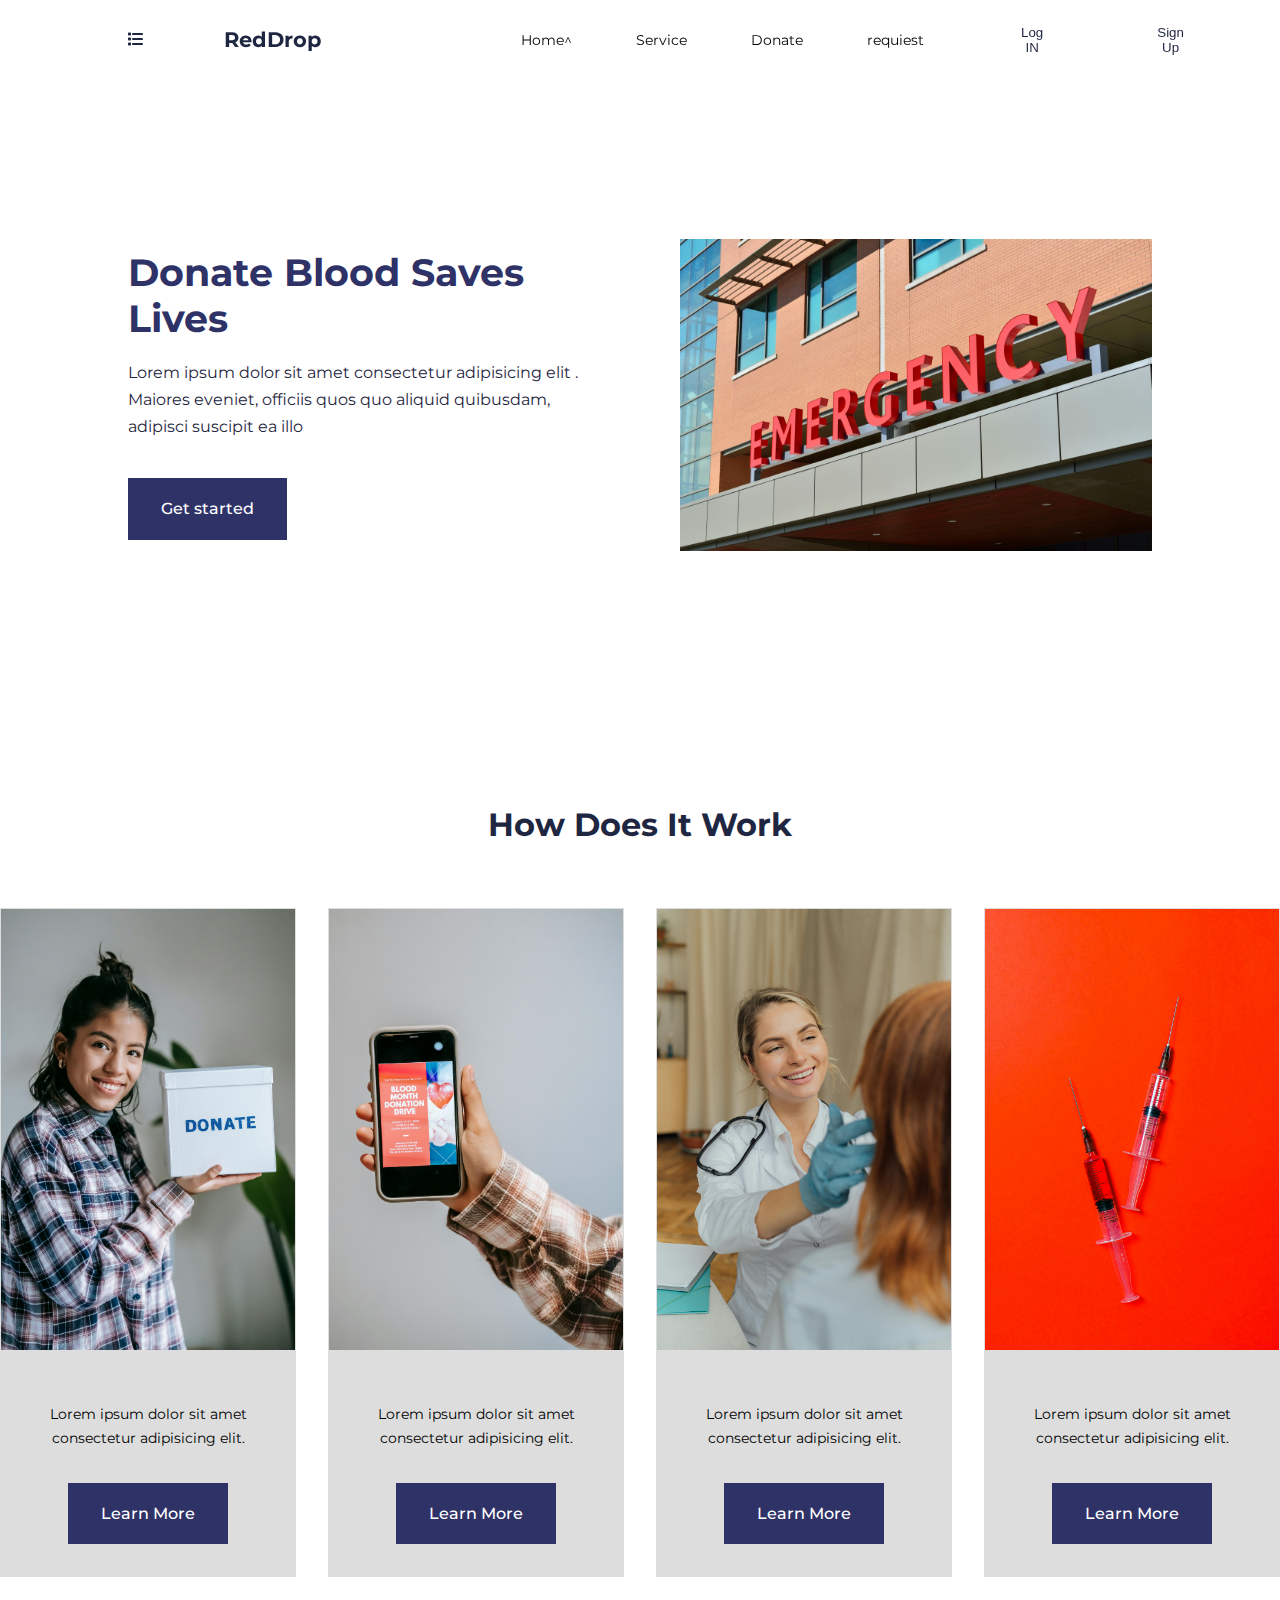
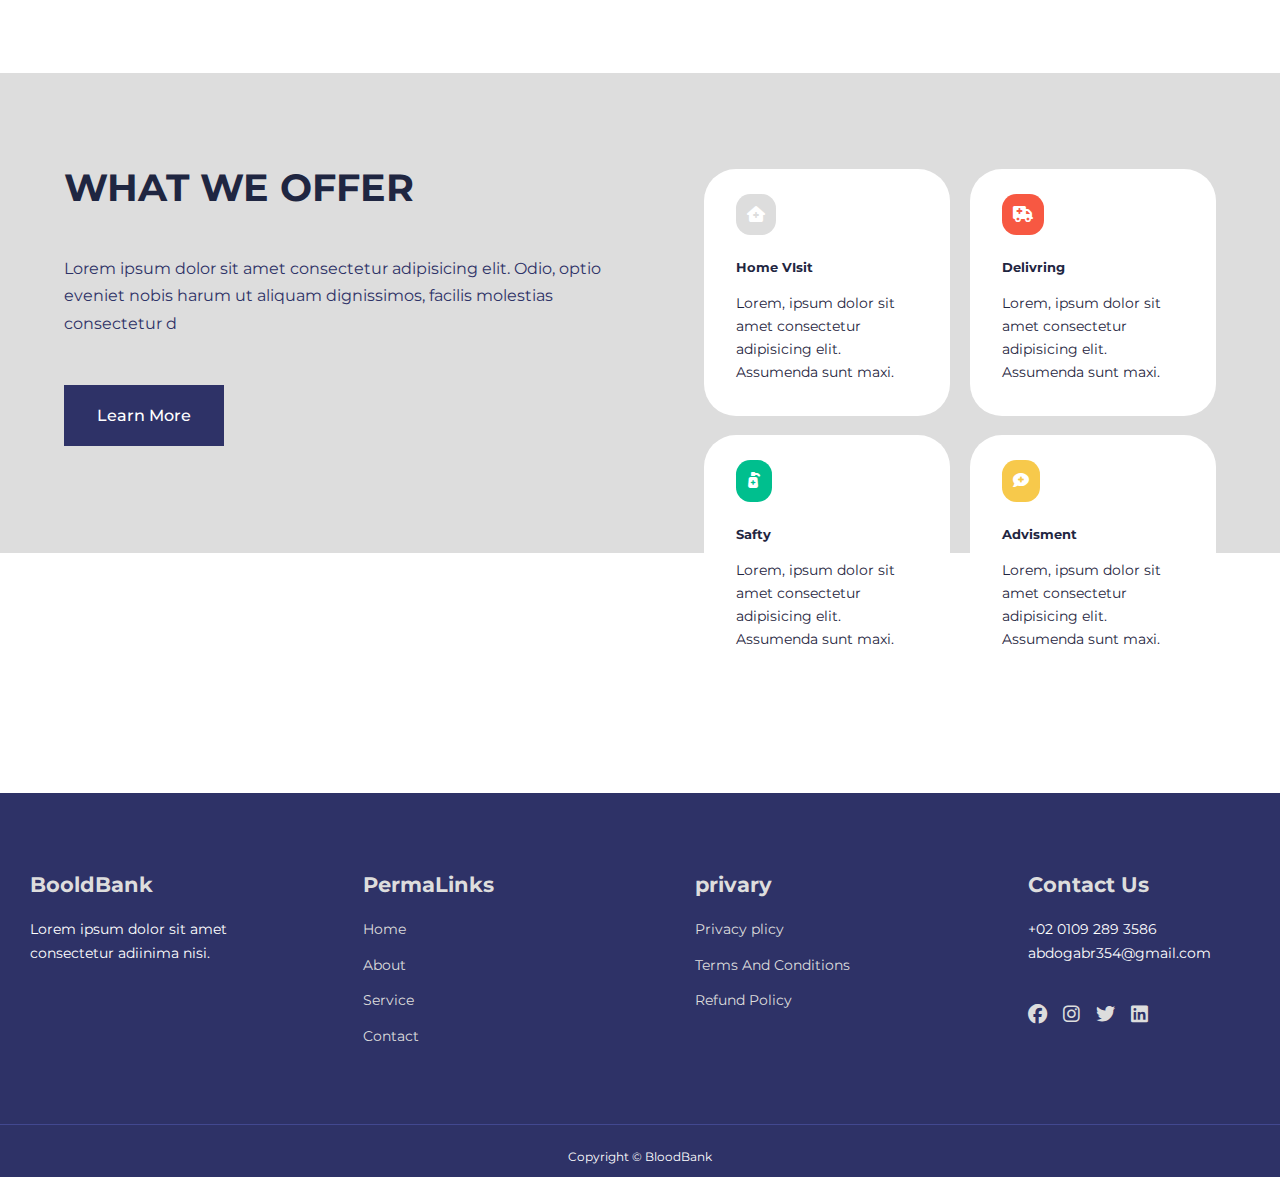
<file: index.html>
<!DOCTYPE html>
<html lang="en">
<head>
    <meta charset="UTF-8">
    <meta name="viewport" content="width=device-width, initial-scale=1.0">
    <title>Blood Bank</title>
    <link rel="stylesheet" href="css/style.css">

    <link rel="stylesheet" href="https://cdnjs.cloudflare.com/ajax/libs/font-awesome/6.5.2/css/all.min.css"/>
    
    <link rel="preconnect" href="https://fonts.googleapis.com">
    <link rel="preconnect" href="https://fonts.gstatic.com" crossorigin>
    <link href="https://fonts.googleapis.com/css2?family=Montserrat:ital,wght@0,100..900;1,100..900&display=swap" rel="stylesheet">

</head>
<body>
    <nav>
        <div class="container">
            <a href="dashboard"><i class="fa-solid fa-list"></i></a>
            <a href="index.html"><h4>RedDrop</h4></a>
            <ul class="nav_menu">
                <li>
                    <a href="index.html">Home^</a>
                    <ul class="drop">
                        <li><a href="tips.html">Tips</a></li>
                        <li><a href="about.html">About Us</a></li>


                    </ul>
                </li>
                <li><a href="service.html">Service</a></li>
                <li><a href="donate.html">Donate</a></li>
                <li><a href="requiest.html">requiest</a></li>

            </ul>

            <button id="opbt"><a href="log.html">Log IN</a></button>
            <button id="clbt"><a href="sign.html">Sign Up</a></button>

        </div>
    </nav>

    <!-- #########################################33 -->

    <header>
        <div class="container">
            <div class="header_left">
                <h1>Donate Blood Saves Lives </h1>
                <p>
                     Lorem ipsum dolor sit amet consectetur adipisicing elit
                    . Maiores eveniet, officiis quos quo aliquid quibusdam, 
                    adipisci suscipit ea illo
                </p>
                <a href="donate.html" class="btn btn-primary">Get started</a>
            </div>
            <div class="header_right">
                <div class="header_right-image">
                    <img src="images/b12.jpg">
                </div>
            </div>
        </div>
    </header>





    <section class="service">
        <p></p>
        <h2>How Does It Work</h2>
        <div class="service-con">
           <article class="ser">
               <div class="ser-img">
                   <img src="images/b9.jpg">
               </div>
               <div class="ser-info">
                   <p>Lorem ipsum dolor sit amet consectetur adipisicing elit.</p>
                   <a href="service.html" class="btn btn-primary">Learn More</a>
               </div>
           </article>
           <article class="ser">
               <div class="ser-img">
                   <img src="images/b11.jpg">
               </div>
               <div class="ser-info">
                   <p>Lorem ipsum dolor sit amet consectetur adipisicing elit.</p>
                   <a href="service.html" class="btn btn-primary">Learn More</a>
               </div>
           </article>
           <article class="ser">
               <div class="ser-img">
                   <img src="images/pexels-antoni-shkraba-5215017.jpg">
               </div>
               <div class="ser-info">
                   <p>Lorem ipsum dolor sit amet consectetur adipisicing elit.</p>
                   <a href="service.html" class="btn btn-primary">Learn More</a>
               </div>
           </article>
           <article class="ser">
            <div class="ser-img">
                <img src="images/b2.jpg">
            </div>
            <div class="ser-info">
                <p>Lorem ipsum dolor sit amet consectetur adipisicing elit.</p>
                <a href="service.html" class="btn btn-primary">Learn More</a>
            </div>
        </article>
        </div>


       </section>




    <!-- ###############################################3 -->


        <section class="categori">
            <div class="catg-con">

                <div class="cag-left">
                    <h1>WHAT WE OFFER</h1>
                    <p>
                        Lorem ipsum dolor sit amet consectetur adipisicing elit. Odio, optio eveniet nobis 
                        harum ut aliquam dignissimos, facilis molestias consectetur d
                    </p>
                    <a href="#" class="btn btn-primary">Learn More</a>
                </div>

                <div class="cag-right">
                    <article class="cate">
                        <span class="cat-icon"><i class="fa-solid fa-house-medical"></i></span>
                        <h5>Home VIsit</h5>
                        <p>Lorem, ipsum dolor sit amet consectetur adipisicing elit. Assumenda sunt maxi.</p>
                    </article>

                    <article class="cate">
                        <span class="cat-icon"><i class="fa-solid fa-truck-medical"></i></span>
                        <h5>Delivring</h5>
                        <p>Lorem, ipsum dolor sit amet consectetur adipisicing elit. Assumenda sunt maxi.</p>
                    </article>

                    <article class="cate">
                        <span class="cat-icon"><i class="fa-solid fa-pump-medical"></i></i></span>
                        <h5>Safty</h5>
                        <p>Lorem, ipsum dolor sit amet consectetur adipisicing elit. Assumenda sunt maxi.</p>
                    </article>

                    <article class="cate">
                        <span class="cat-icon"><i class="fa-solid fa-comment-medical"></i></span>
                        <h5>Advisment</h5>
                        <p>Lorem, ipsum dolor sit amet consectetur adipisicing elit. Assumenda sunt maxi.</p>
                    </article>

                </div>
            </div>
        </section>


        <!-- ############################################### -->





        
<!-- ############################################### -->

        <footer>
            <div class="foot-con">
                <div class="foot-1">
                    <a href="index.html" class="footer__logo"><h4>BooldBank</h4></a>
                    <p>Lorem ipsum dolor sit amet consectetur adiinima nisi.</p>
                </div>

                <div class="foot-2">
                    <h4>PermaLinks</h4>
                    <ul class="perma">
                        <li><a href="index.html">Home</a></li>
                        <li><a href="about.html">About</a></li>
                        <li><a href="service.html">Service</a></li>
                        <li><a href="contact.html">Contact</a></li>
                    </ul>
                </div>

                <div class="foot-3">
                    <h4>privary</h4>
                    <ul class="privacy">
                        <li><a href="#">Privacy plicy</a></li>
                        <li><a href="#">Terms And Conditions</a></li>
                        <li><a href="#">Refund Policy</a></li>
                    </ul>
                </div>

                <div class="foot-4">
                    <h4>Contact Us</h4>
                    <div>
                        <p>+02 0109 289 3586</p>
                        <p>abdogabr354@gmail.com</p>
                    </div>

                    <ul class="foot-social">
                        <li>
                            <a href="#"><i class="fa-brands fa-facebook"></i></a>
                        </li>
                        <li>
                            <a href="#"><i class="fa-brands fa-instagram"></i></a>
                        </li>
                        <li>
                            <a href="#"><i class="fa-brands fa-twitter"></i></a>
                        </li>
                        <li>
                            <a href="#"><i class="fa-brands fa-linkedin"></i></a>
                        </li>
                    </ul>
                 </div>


            </div>
                 <div class="foot-copy">
                    <small>Copyright &copy; BloodBank</small>
                 </div>
        </footer>














        <script src="main.js"></script>

</body>
</html>
</file>
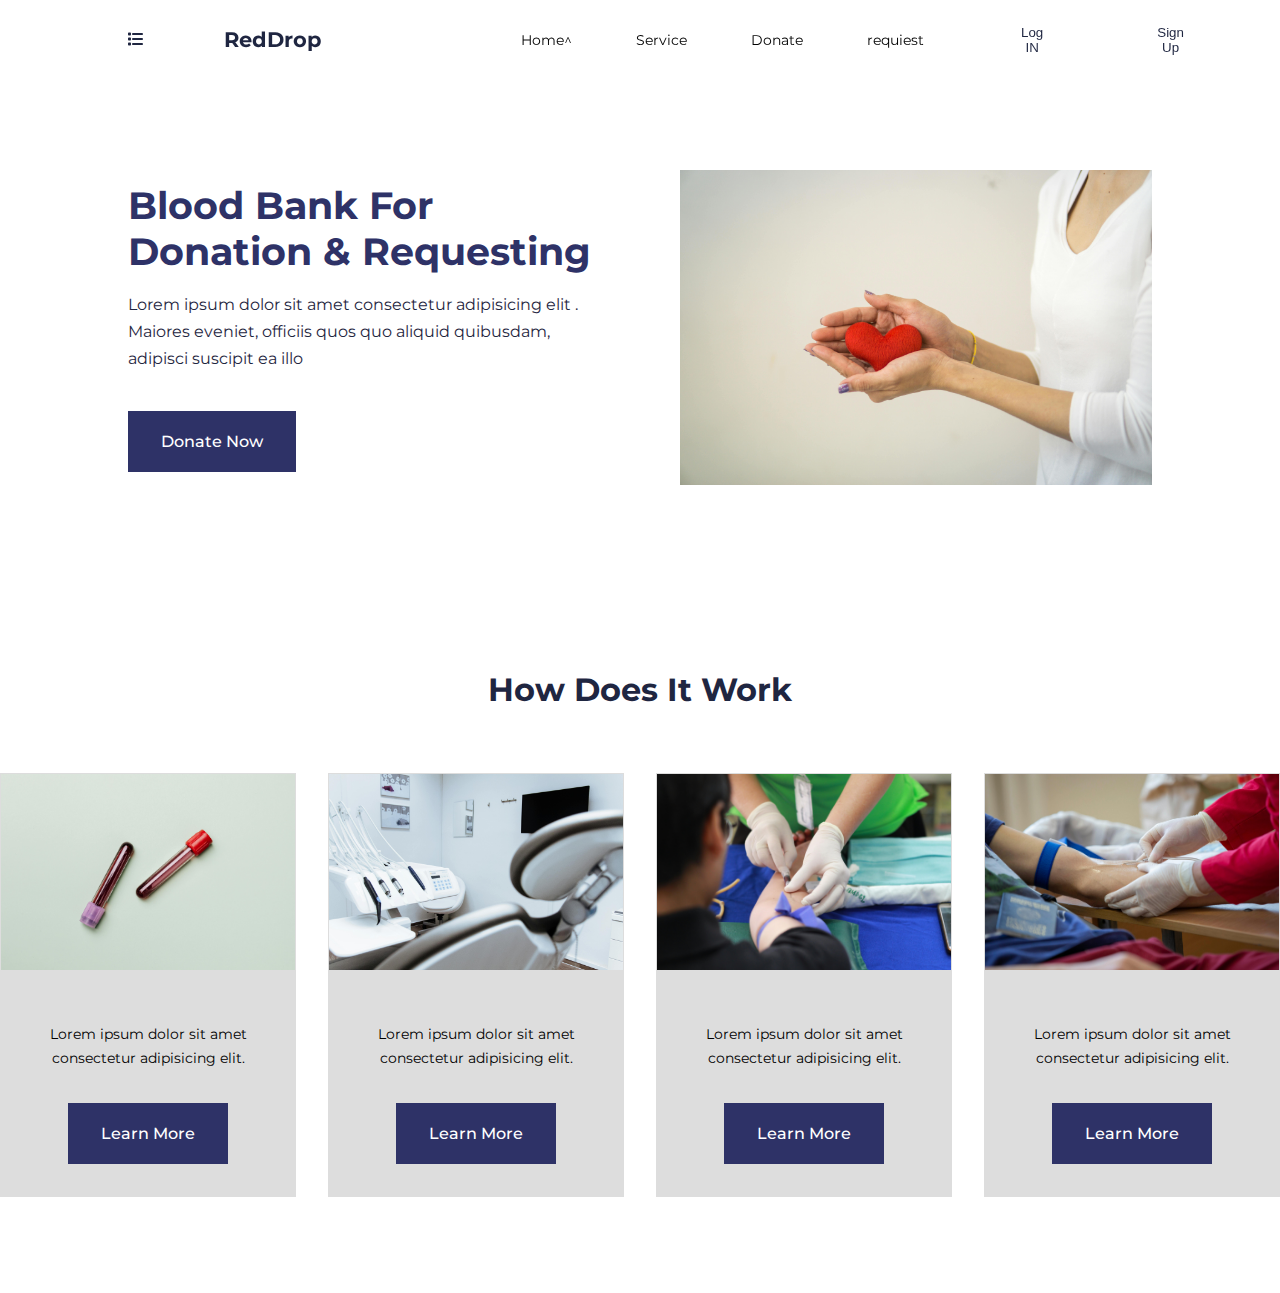
<file: about.html>
<!DOCTYPE html>
<html lang="en">
<head>
    <meta charset="UTF-8">
    <meta name="viewport" content="width=device-width, initial-scale=1.0">
    <title>Blood Bank</title>
    <link rel="stylesheet" href="css/style.css">
    <link rel="stylesheet" href="css/about.css">

    <link rel="stylesheet" href="https://cdnjs.cloudflare.com/ajax/libs/font-awesome/6.5.2/css/all.min.css"/>
    
    <link rel="preconnect" href="https://fonts.googleapis.com">
    <link rel="preconnect" href="https://fonts.gstatic.com" crossorigin>
    <link href="https://fonts.googleapis.com/css2?family=Montserrat:ital,wght@0,100..900;1,100..900&display=swap" rel="stylesheet">

</head>
<body>
    <nav>
        <div class="container">
            <a href="dashboard"><i class="fa-solid fa-list"></i></a>
            <a href="index.html"><h4>RedDrop</h4></a>
            <ul class="nav_menu">
                <li>
                    <a href="index.html">Home^</a>
                    <ul class="drop">
                        <li><a href="tips.html">Tips</a></li>
                        <li><a href="about.html">About Us</a></li>


                    </ul>
                </li>
                <li><a href="service.html">Service</a></li>
                <li><a href="donate.html">Donate</a></li>
                <li><a href="requiest.html">requiest</a></li>

            </ul>

            <button id="opbt"><a href="log.html">Log IN</a></button>
            <button id="clbt"><a href="sign.html">Sign Up</a></button>

        </div>
    </nav>




    <header>
        <div class="container">
            <div class="header_left">
                <h1>Blood Bank For Donation & Requesting </h1>
                <p>
                     Lorem ipsum dolor sit amet consectetur adipisicing elit
                    . Maiores eveniet, officiis quos quo aliquid quibusdam, 
                    adipisci suscipit ea illo
                </p>
                <a href="contact.html" class="btn btn-primary">Donate Now</a>
            </div>
            <div class="header_right">
                <div class="header_right-image">
                    <img src="imgbox/b1.jpg">
                </div>
            </div>
        </div>
    </header>



    <section class="service">
        <p></p>
        <h2>How Does It Work</h2>
        <div class="service-con">
           <article class="ser">
               <div class="ser-img">
                   <img src="imgbox/b2.jpg">
               </div>
               <div class="ser-info">
                   <p>Lorem ipsum dolor sit amet consectetur adipisicing elit.</p>
                   <a href="service.html" class="btn btn-primary">Learn More</a>
               </div>
           </article>
           <article class="ser">
               <div class="ser-img">
                   <img src="imgbox/pexels-fr3nks-305568.jpg">
               </div>
               <div class="ser-info">
                   <p>Lorem ipsum dolor sit amet consectetur adipisicing elit.</p>
                   <a href="service.html" class="btn btn-primary">Learn More</a>
               </div>
           </article>
           <article class="ser">
               <div class="ser-img">
                   <img src="imgbox/pexels-pranidchakan-boonrom-101111-1350560.jpg">
               </div>
               <div class="ser-info">
                   <p>Lorem ipsum dolor sit amet consectetur adipisicing elit.</p>
                   <a href="service.html" class="btn btn-primary">Learn More</a>
               </div>
           </article>

           <article class="ser">
            <div class="ser-img">
                <img src="imgbox/pexels-kirill-dratsevich-237907001-12227661.jpg">
            </div>
            <div class="ser-info">
                <p>Lorem ipsum dolor sit amet consectetur adipisicing elit.</p>
                <a href="service.html" class="btn btn-primary">Learn More</a>
            </div>
        </article>
        </div>
       </section>



       <script src="main.js"></script>


</body>
</html>
</file>
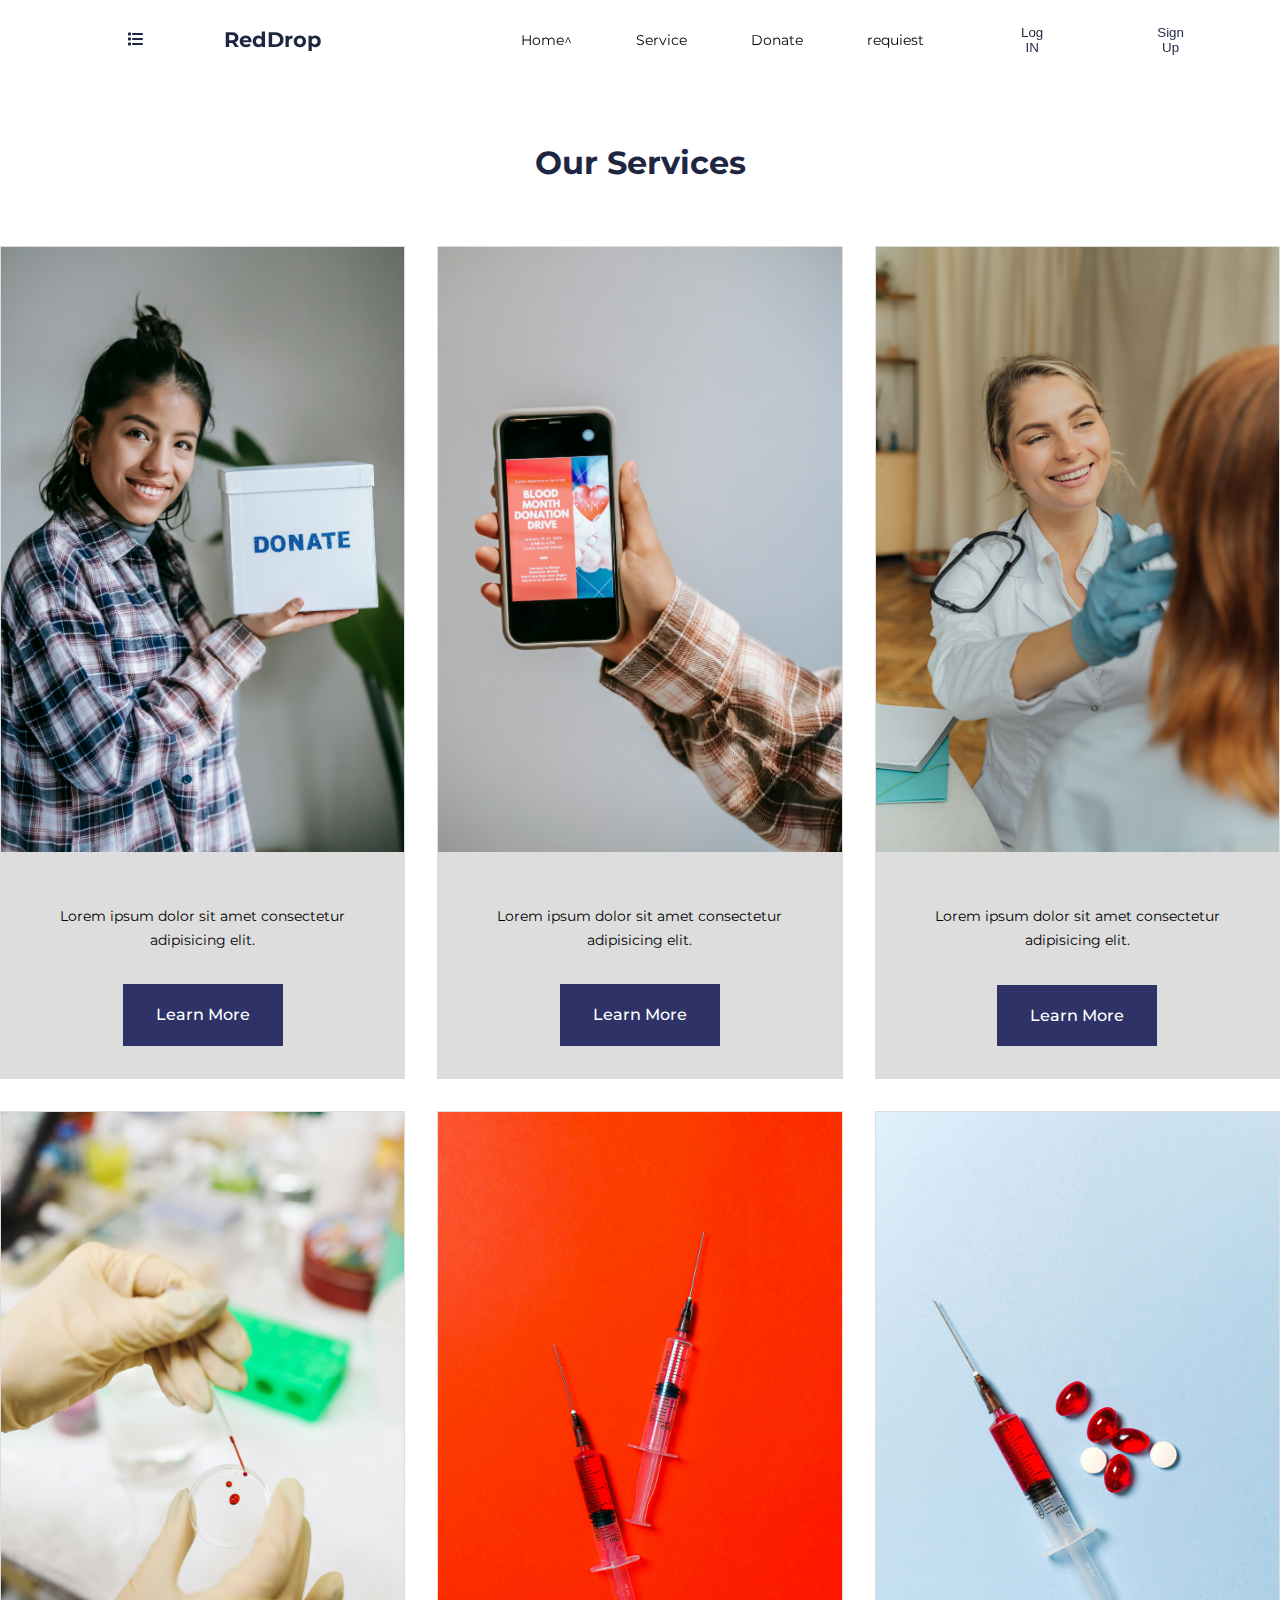
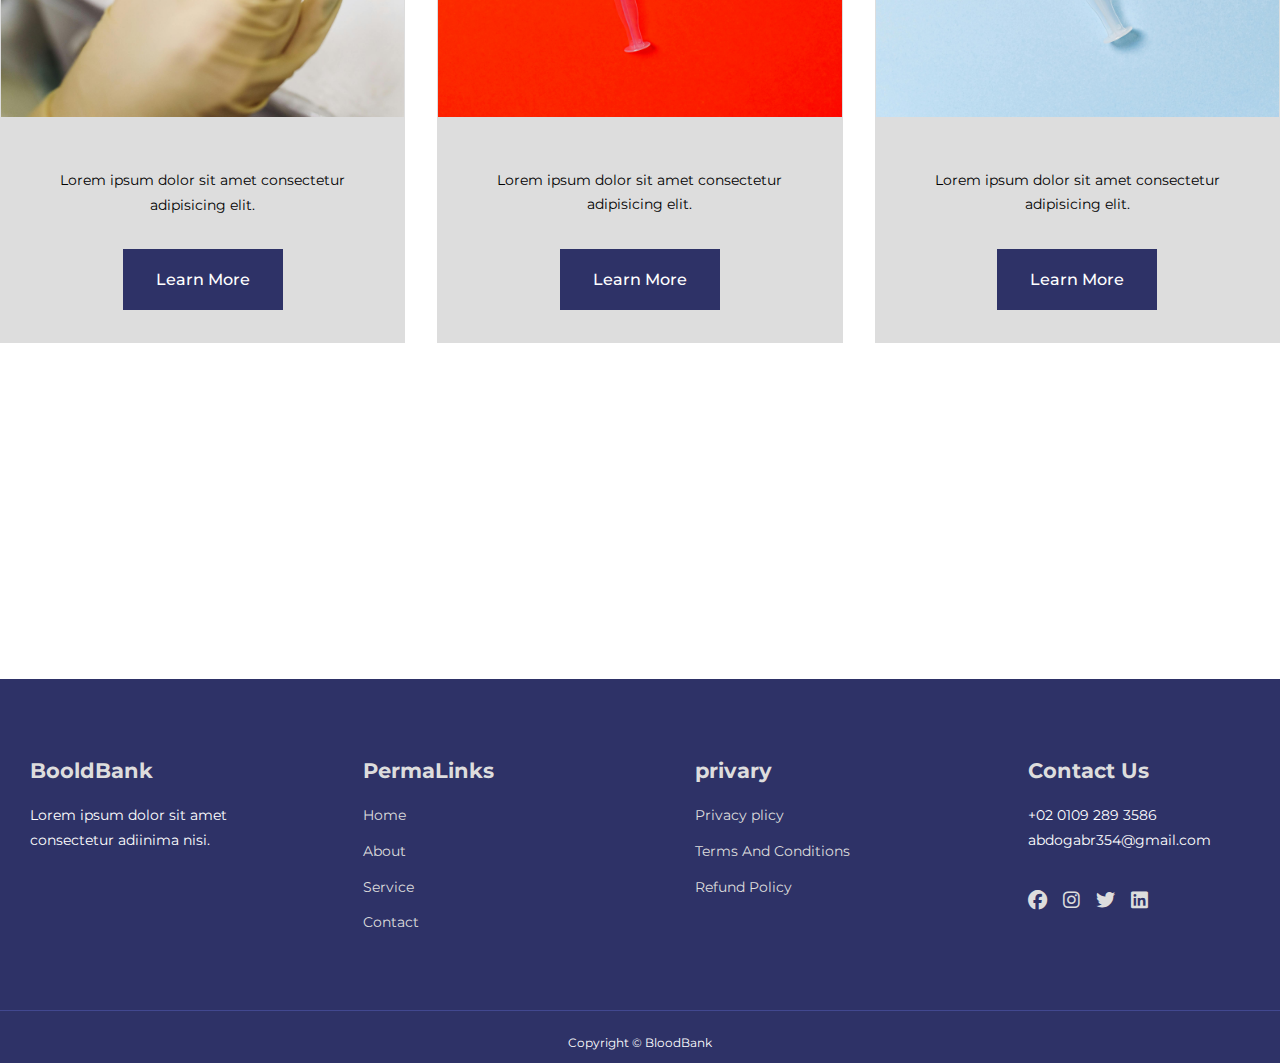
<file: service.html>
<!DOCTYPE html>
<html lang="en">
<head>
    <meta charset="UTF-8">
    <meta name="viewport" content="width=device-width, initial-scale=1.0">
    <title>Blood Bank</title>
    <link rel="stylesheet" href="css/style.css">
    <link rel="stylesheet" href="css/service.css">

    <link rel="stylesheet" href="https://cdnjs.cloudflare.com/ajax/libs/font-awesome/6.5.2/css/all.min.css"/>
    
    <link rel="preconnect" href="https://fonts.googleapis.com">
    <link rel="preconnect" href="https://fonts.gstatic.com" crossorigin>
    <link href="https://fonts.googleapis.com/css2?family=Montserrat:ital,wght@0,100..900;1,100..900&display=swap" rel="stylesheet">

</head>
<body>
    <nav>
        <div class="container">
            <a href="dashboard"><i class="fa-solid fa-list"></i></a>
            <a href="index.html"><h4>RedDrop</h4></a>
            <ul class="nav_menu">
                <li>
                    <a href="index.html">Home^</a>
                    <ul class="drop">
                        <li><a href="tips.html">Tips</a></li>
                        <li><a href="about.html">About Us</a></li>


                    </ul>
                </li>
                <li><a href="service.html">Service</a></li>
                <li><a href="donate.html">Donate</a></li>
                <li><a href="requiest.html">requiest</a></li>

            </ul>

            <button id="opbt"><a href="log.html">Log IN</a></button>
            <button id="clbt"><a href="sign.html">Sign Up</a></button>

        </div>
    </nav>






    <section class="service">
        <h2>Our Services</h2>
        <div class="service-con">
           <article class="ser">
               <div class="ser-img">
                   <img src="images/b9.jpg">
               </div>
               <div class="ser-info">
                   <p>Lorem ipsum dolor sit amet consectetur adipisicing elit.</p>
                   <a href="service.html" class="btn btn-primary">Learn More</a>
               </div>
           </article>
           <article class="ser">
               <div class="ser-img">
                   <img src="images/b11.jpg">
               </div>
               <div class="ser-info">
                   <p>Lorem ipsum dolor sit amet consectetur adipisicing elit.</p>
                   <a href="service.html" class="btn btn-primary">Learn More</a>
               </div>
           </article>
           <article class="ser">
               <div class="ser-img">
                   <img src="images/pexels-antoni-shkraba-5215017.jpg">
               </div>
               <div class="ser-info">
                   <p>Lorem ipsum dolor sit amet consectetur adipisicing elit.</p>
                   <a href="service.html" class="btn btn-primary">Learn More</a>
               </div>
           </article>





           <article class="ser">
            <div class="ser-img">
                <img src="images/3.jpg">
            </div>
            <div class="ser-info">
                <p>Lorem ipsum dolor sit amet consectetur adipisicing elit.</p>
                <a href="service.html" class="btn btn-primary">Learn More</a>
            </div>
        </article>
        <article class="ser">
            <div class="ser-img">
                <img src="images/b2.jpg">
            </div>
            <div class="ser-info">
                <p>Lorem ipsum dolor sit amet consectetur adipisicing elit.</p>
                <a href="service.html" class="btn btn-primary">Learn More</a>
            </div>
        </article>
        <article class="ser">
            <div class="ser-img">
                <img src="images/b3.jpg">
            </div>
            <div class="ser-info">
                <p>Lorem ipsum dolor sit amet consectetur adipisicing elit.</p>
                <a href="service.html" class="btn btn-primary">Learn More</a>
            </div>
        </article>
        </div>
       </section>





    <footer>
        <div class="foot-con">
            <div class="foot-1">
                <a href="index.html" class="footer__logo"><h4>BooldBank</h4></a>
                <p>Lorem ipsum dolor sit amet consectetur adiinima nisi.</p>
            </div>

            <div class="foot-2">
                <h4>PermaLinks</h4>
                <ul class="perma">
                    <li><a href="index.html">Home</a></li>
                    <li><a href="about.html">About</a></li>
                    <li><a href="service.html">Service</a></li>
                    <li><a href="contact.html">Contact</a></li>
                </ul>
            </div>

            <div class="foot-3">
                <h4>privary</h4>
                <ul class="privacy">
                    <li><a href="#">Privacy plicy</a></li>
                    <li><a href="#">Terms And Conditions</a></li>
                    <li><a href="#">Refund Policy</a></li>
                </ul>
            </div>

            <div class="foot-4">
                <h4>Contact Us</h4>
                <div>
                    <p>+02 0109 289 3586</p>
                    <p>abdogabr354@gmail.com</p>
                </div>

                <ul class="foot-social">
                    <li>
                        <a href="#"><i class="fa-brands fa-facebook"></i></a>
                    </li>
                    <li>
                        <a href="#"><i class="fa-brands fa-instagram"></i></a>
                    </li>
                    <li>
                        <a href="#"><i class="fa-brands fa-twitter"></i></a>
                    </li>
                    <li>
                        <a href="#"><i class="fa-brands fa-linkedin"></i></a>
                    </li>
                </ul>
             </div>


        </div>
             <div class="foot-copy">
                <small>Copyright &copy; BloodBank</small>
             </div>
    </footer>





















    <script src="main.js"></script>


</body>
</html>
</file>
<file: css/style.css>
*{
    margin: 0;
    padding: 0;
    border: 0;
    outline: 0;
    text-decoration: none;
    list-style: none;
    box-sizing: border-box;
}

:root{
    --color-primary: #ddd;
    --color-success: #00bf8e;
    --color-warning: #f7c94b;
    --color-danger: #f75842;
    --color-danger-variant: rgba(247, 88, 66, 0.4);
    --color-white: #fff;
    --color-light: rgba(255, 255, 255, 0.7);
    --color-black: #000;
    --color-bg: #1f2641;
    --color-bg1: #2e3267;
    --color-bg2: #424890;


    --container-width-lg:80%;
    --container-width-md:90%;
    --container-width-sm:94%;

    --transition: all 400ms ease;
    
}

body{
    font-family: "Montserrat", sans-serif;
    line-height: 1.7;
    color: var(--color-white);
    background: var(--color-white);
}

.container{
    width: var(--container-width-lg);
    margin: 0 auto;
}

section{
    padding: 6rem 0;
}

section h2{
    text-align: center;
    margin-bottom: 4rem;
}

h1,
h2,
h3,
h4,
h5{
    line-height: 1.2;
}

h1{
    font-size: 2.4rem;
}

h2{
    font-size: 2rem;
}

h3{
    font-size: 1.6rem;
}

h4{
    font-size: 1.3rem;
}

a{
    color: var(--color-white);
}

img{
    width: 100%;
    display: block;
    object-fit: cover;
}

.btn{
    display: inline-block;
    background: var(--color-white);
    color: var(--color-black);
    padding: 1rem 2rem;
    border: 1px solid transparent;
    font-weight: 500;
    transition: var(--transition);
}

.btn:hover{
    background: var(--color-bg1);
    color: var(--color-primary);
    border-color: var(--color-white);
}

.btn-primary{
    background: var(--color-bg1);
    color: var(--color-white);
}

nav{
    background: transparent;
    width: 100vw;
    height: 5rem;
    position: fixed;
    top: 0;
    z-index: 11;
}

/* ###########mainjs#########3 */
.window-scroll{
    background: var(--color-bg2);
    box-shadow: 0 1rem 2rem rgba(0, 0, 0, 0.2);
}

nav .container{
    height: 100%;
    display: flex;
    justify-content: space-between;
    align-items: center;
}
nav .container h4{
    margin-right: 120px;
}
nav .container h4, a{
    color: #1f2641;
}
 
#opbt{
    background: var(--transition);
    color: var(--color-black);
    padding: 1rem 1rem;
    border: 1px solid transparent;
    font-weight: 500;
    transition: var(--transition);
}
#clbt{
    background: var(--transition);
    color: var(--color-black);
    padding: 1rem 1rem;
    border: 1px solid transparent;
    font-weight: 500;
    transition: var(--transition);
}
#opbt:hover{
    background: var(--color-success);
    color: var(--color-primary);
    border-color: var(--color-white);
}
#clbt:hover{
    background: var(--color-danger);
    color: var(--color-primary);
    border-color: var(--color-white);
}

.nav_menu{
    display: flex;
    align-items: center;
    gap: 4rem;
}

ul li ul.drop li{
    display: block;
    width: 5rem;
    margin-top: 10px ;
}
ul li ul.drop{
    width: 5rem;
    background: var(--color-white);
    position: fixed;
    z-index: 999;
    display: none;
}
ul li ul.drop li a{
    background: var(--transition);
}
ul li:hover ul.drop{
    display: block;
}

.nav_menu a{
    font-size: 0.9rem;
    transition: var(--transition);
    color: #000;
}

.nav_menu a:hover{
    color: var(--color-bg);
}

/* ################header########## */

header{
    position: relative;
    top: 5rem;
    overflow: hidden;
    height: 70vh;
    margin-bottom: 5rem;
}

.container{
    display: grid;
    grid-template-columns: 1fr 1fr;
    align-items: center;
    gap: 5rem;
    height: 100%;

}
.header_left h1{
    color: var(--color-bg1);
}

.header_left p{
    margin: 1rem 0 2.4rem;
    color: #1f2641;
}


/* ####################################################3 */



.categori{
    background: var(--color-primary);
    height: 30rem;
}

.categori h1{
    line-height: 1;
    margin-bottom: 3rem;
    color: var(--color-bg);
}

.catg-con{
    display: grid;
    grid-template-columns: 50% 40%;
    gap: 4rem;
}

.cag-left{
    margin-left: 4rem;
}

.cag-left p{
    margin: 1rem 0 3rem;
    color: var(--color-bg1);
}


.cag-right{
    display: grid;
    grid-template-columns: repeat(2, 1fr);
    gap: 1.2rem;
}

.cate{
    background:var(--color-white);
    padding: 2rem;
    border-radius: 2rem;
    transition: var(--transition);
}

.cate:hover{
    box-shadow: 0 3rem 3rem rgba(0, 0, 0, 0.3);
    z-index: 1;
}



.cate:nth-child(2) .cat-icon{
    background: var(--color-danger);
}

.cate:nth-child(3) .cat-icon{
    background: var(--color-success);
}
.cate:nth-child(4) .cat-icon{
    background: var(--color-warning);
}



.cat-icon{
    background: var(--color-primary);
    padding: 0.7rem;
    border-radius: 0.9rem;
}

.cate h5{
    margin: 2rem 0 1rem;
    color: #1f2641;
}

.cate p{
    font-size: 0.85rem;
    color: #1f2641;
}


.service{
    margin-top: 3rem;
}

.service h2{
    color: var(--color-bg);
}

.service-con{
    display: grid;
    grid-template-columns: repeat(4, 1fr);
    gap: 2rem;
}

.ser{
    background: var(--color-primary);
    text-align: center;
    border: 1px solid transparent;
    transition: var(--transition);

}
.ser:hover{
    background: transparent;
    border-color: var(--color-primary);
}


.ser-info{
    padding: 2rem;
}

.ser-info p{
    margin: 1.2rem 0 2rem;
    font-size: 0.9rem;
    color: #000;
}












/* ###################foot############# */
footer{
    background: var(--color-bg1);
    padding-top: 5rem;
    font-size: 0.9rem;
    height: 24rem;
    margin-top: 15rem;
}

.foot-con{
    display: grid;
    grid-template-columns: repeat(4, 1fr);
    gap: 5rem;
    margin-left: 30px;
}

.foot-con > div h4{
    margin-bottom: 1.2rem;
    color: #ddd;

}

.foot-1 p{
    margin: 0 0 2rem;
    
}

footer ul li{
    margin-bottom: 0.7rem;
}

footer ul li a{
    color: #ddd;

}

footer ul li a:hover{
    text-decoration: underline;
}

.foot-social{
    display: flex;
    gap: 1rem;
    font-size: 1.2rem;
    margin-top: 2rem;
}

.foot-copy{
    text-align: center;
    margin-top: 4rem;
    padding: 1.2rem 0 0 ;
    border-top: 1px solid var(--color-bg2);
}



/* ###############media tap########### */
/* @media screen and(max-width:1024px){
    
    .container{
        width: var(--container-width-md);
    }
    h1{
        font-size: 2.2rem;
    }
        
    h2{
        font-size: 1.7rem;
    }
        
    h3{
        font-size: 1.4rem;
    }
        
    h4{
        font-size: 1.rem;
    }
    nav button{
        display: inline-block;
        background: transparent;
        font-size: 1.8rem;
        color: var(--color-white);
        cursor: pointer;
    }
    nav button#clbt{
        display: none;
    }
    
} */
</file>
<file: css/about.css>
header{
    position: relative;
    top: 5rem;
    overflow: hidden;
    height: 55vh;
    margin-bottom: 5rem;
}

.container{
    display: grid;
    grid-template-columns: 1fr 1fr;
    align-items: center;
    gap: 5rem;
    height: 100%;

}
.header_left h1{
    color: var(--color-bg1);
}

.header_left p{
    margin: 1rem 0 2.4rem;
    color: #1f2641;
}
</file>
<file: css/service.css>
.service-con{
    display: grid;
    grid-template-columns: repeat(3, 1fr);
    gap: 2rem;
}
</file>
